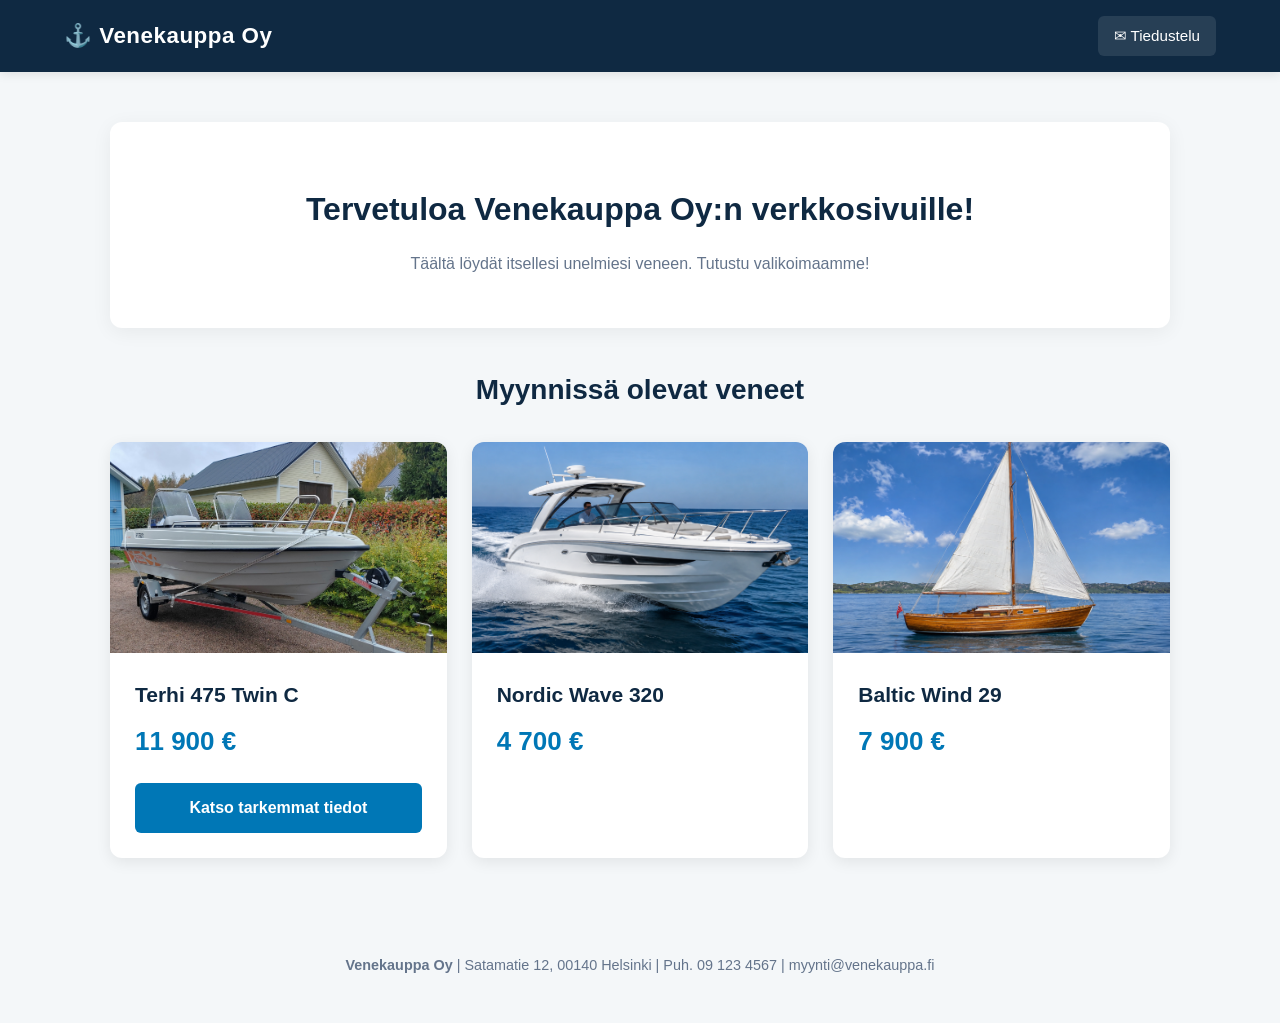
<file: index.html>
<!DOCTYPE html>
<html lang="fi">
<head>
    <meta charset="UTF-8">
    <meta name="viewport" content="width=device-width, initial-scale=1.0">
    <title>Venekauppa Oy</title>
    <link rel="stylesheet" href="style.css">
</head>

<body>

<header>
    <a href="index.html" class="logo">⚓ Venekauppa Oy</a>
    <a href="contact.html" class="back-link">✉ Tiedustelu</a>
</header>

    <main>
        <section class="esittely">
        <h1>Tervetuloa Venekauppa Oy:n verkkosivuille!</h1>
        <p>
            Täältä löydät itsellesi unelmiesi veneen.
            Tutustu valikoimaamme!
        </p>
    </section>
        <section class="venemyynti">
            <h2>Myynnissä olevat veneet</h2>

            <div class="veneet">
                <article class="venekortti">
                    <img src="images/vene1_1.jpg"
                         alt="Terhi 475 Twin C trailerissa">

                    <div class="korttisisalto">
                        <h3>Terhi 475 Twin C</h3>
                        <p class="hinta">11 900 €</p>
                        <a href="boat1.html" class="painike">
                            Katso tarkemmat tiedot
                        </a>
                    </div>
                </article>

                <article class="venekortti">
                    <img src="images/vene3.png"
                         alt="Nordic Wave 320 -vene">

                    <div class="korttisisalto">
                        <h3>Nordic Wave 320</h3>
                        <p class="hinta">4 700 €</p>
                    </div>
                </article>

                <article class="venekortti">
                    <img src="images/vene2.png"
                         alt="Baltic Wind 29 -vene">

                    <div class="korttisisalto">
                        <h3>Baltic Wind 29</h3>
                        <p class="hinta">7 900 €</p>
                    </div>
                </article>
            </div>
        </section>
    </main>

    <footer>
        <p><strong>Venekauppa Oy</strong> | Satamatie 12, 00140 Helsinki | Puh. 09 123 4567 | myynti@venekauppa.fi</p>
    </footer>

</body>
</html>
</file>
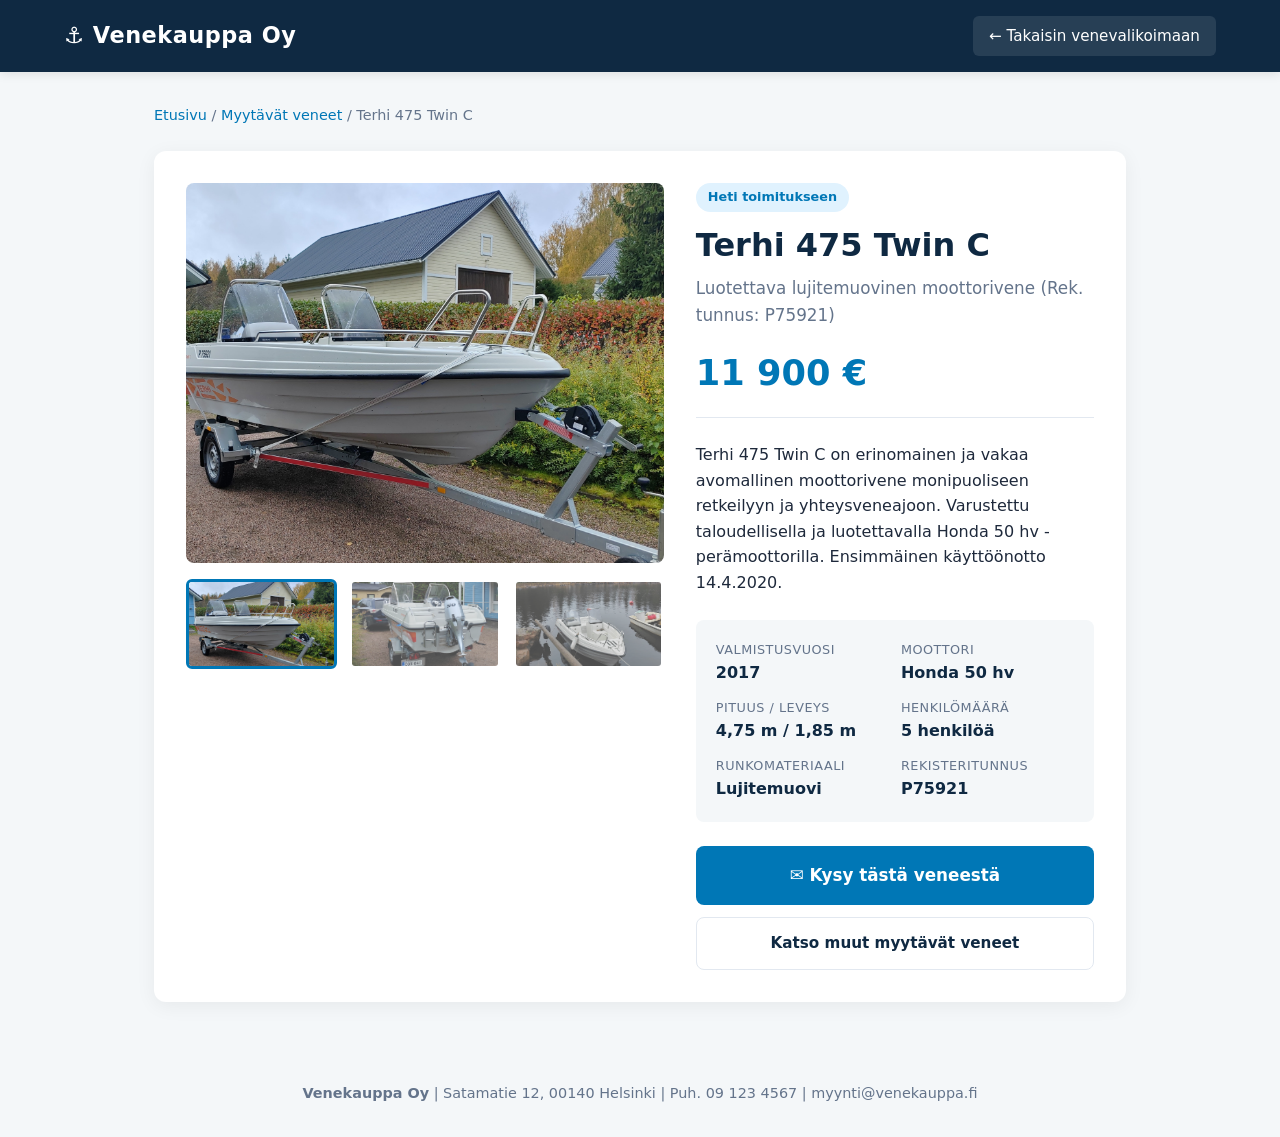
<file: boat1.html>
<!DOCTYPE html>
<html lang="fi">
<head>
    <meta charset="UTF-8">
    <meta name="viewport" content="width=device-width, initial-scale=1.0">
    <title>Terhi 475 Twin C – Venekauppa Oy</title>
    <link rel="stylesheet" href="style.css">    
</head>
<body class="boat-page">

    <header>
        <a href="index.html" class="logo">⚓ Venekauppa Oy</a>
        <a href="index.html" class="back-link">← Takaisin venevalikoimaan</a>
    </header>

    <main class="container">
        <div class="breadcrumb">
            <a href="index.html">Etusivu</a> / <a href="index.html#veneet">Myytävät veneet</a> / Terhi 475 Twin C
        </div>

        <article class="boat-showcase">
            <!-- Kuvagalleria (3 kuvaa) -->
            <div class="gallery-section">
                <div class="main-image-container">
                    <img id="mainImage" src="images/vene1_1.jpg" alt="Terhi 475 Twin C pääkuva">
                </div>
                
                <div class="thumbnails">
                    <div class="thumb active" onclick="changeImage(this, 'images/vene1_1.jpg')">
                        <img src="images/vene1_1.jpg" alt="Terhi 475 Twin C takaa">
                    </div>
                    <div class="thumb" onclick="changeImage(this, 'images/vene1_2.jpg')">
                        <img src="images/vene1_2.jpg" alt="Ohjaamo">
                    </div>
                    <div class="thumb" onclick="changeImage(this, 'images/vene1_3.jpg')">
                        <img src="images/vene1_3.jpg" alt="Avotila">
                    </div>
                </div>
            </div>

            <!-- Veneen tiedot -->
            <div class="info-section">
                <div>
                    <span class="badge">Heti toimitukseen</span>
                    <h1>Terhi 475 Twin C</h1>
                    <p class="subtitle">Luotettava lujitemuovinen moottorivene (Rek. tunnus: P75921)</p>
                    <div class="price">11 900 €</div>

                    <p class="description">
                        Terhi 475 Twin C on erinomainen ja vakaa avomallinen moottorivene monipuoliseen retkeilyyn ja yhteysveneajoon. Varustettu taloudellisella ja luotettavalla Honda 50 hv -perämoottorilla. Ensimmäinen käyttöönotto 14.4.2020.
                    </p>

                    <div class="specs-grid">
                        <div class="spec-item">
                            <span class="spec-label">Valmistusvuosi</span>
                            <span class="spec-value">2017</span>
                        </div>
                        <div class="spec-item">
                            <span class="spec-label">Moottori</span>
                            <span class="spec-value">Honda 50 hv</span>
                        </div>
                        <div class="spec-item">
                            <span class="spec-label">Pituus / Leveys</span>
                            <span class="spec-value">4,75 m / 1,85 m</span>
                        </div>
                        <div class="spec-item">
                            <span class="spec-label">Henkilömäärä</span>
                            <span class="spec-value">5 henkilöä</span>
                        </div>
                        <div class="spec-item">
                            <span class="spec-label">Runkomateriaali</span>
                            <span class="spec-value">Lujitemuovi</span>
                        </div>
                        <div class="spec-item">
                            <span class="spec-label">Rekisteritunnus</span>
                            <span class="spec-value">P75921</span>
                        </div>
                    </div>
                </div>

                <div class="cta-group">
                    <!-- Linkki ryhmäläisten toteuttamaan yhteydenottolomakkeeseen -->
                    <a href="contact.html?boat=Vene%201" class="btn-primary">✉️ Kysy tästä veneestä</a>
                    <a href="index.html" class="btn-secondary">Katso muut myytävät veneet</a>
                </div>
            </div>
        </article>
    </main>

    <footer>
        <p><strong>Venekauppa Oy</strong> | Satamatie 12, 00140 Helsinki | Puh. 09 123 4567 | myynti@venekauppa.fi</p>
    </footer>

    <script>
        // Kuvagallerian vaihto
        function changeImage(thumbnailElement, imageUrl) {
            const mainImg = document.getElementById('mainImage');
            mainImg.style.opacity = '0.4';
            
            setTimeout(() => {
                mainImg.src = imageUrl;
                mainImg.style.opacity = '1';
            }, 120);

            document.querySelectorAll('.thumb').forEach(thumb => {
                thumb.classList.remove('active');
            });
            thumbnailElement.classList.add('active');
        }
    </script>

</body>
</html>
</file>
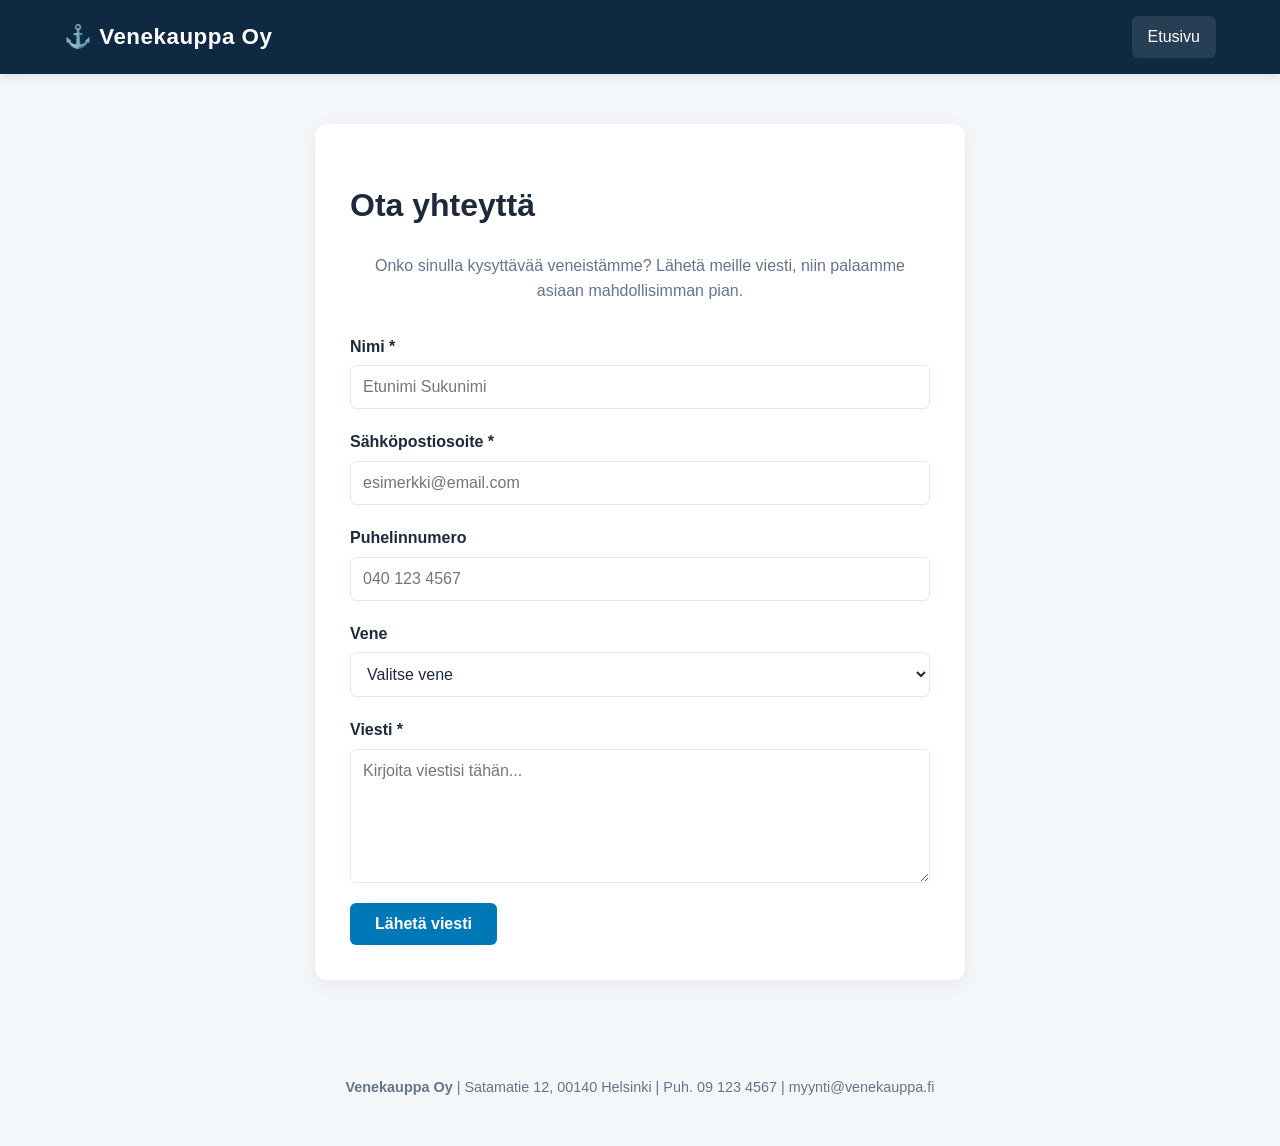
<file: contact.html>
<!doctype html>
<html lang="fi">
  <head>
    <meta charset="UTF-8">
    <meta name="viewport" content="width=device-width, initial-scale=1.0">
    <title>Yhteystiedot - VeneKauppa Oy</title>
    <link rel="stylesheet" href="style.css">
  </head>
  <body>
    <header>
      <a href="index.html" class="logo">⚓ Venekauppa Oy</a>

      <nav>
        <a href="index.html">Etusivu</a>
      </nav>
    </header>

    <main class="contact-container">
      <h1>Ota yhteyttä</h1>
      <p>
        Onko sinulla kysyttävää veneistämme? Lähetä meille viesti, niin palaamme
        asiaan mahdollisimman pian.
      </p>

      <form action="https://httpbin.org/post" method="POST">
        <div class="form-group">
          <label for="name">Nimi *</label>
          <input
            type="text"
            id="name"
            name="name"
            placeholder="Etunimi Sukunimi"
            required
            minlength="2"
          >
        </div>

        <div class="form-group">
          <label for="email">Sähköpostiosoite *</label>
          <input
            type="email"
            id="email"
            name="email"
            placeholder="esimerkki@email.com"
            required
          >
        </div>

        <div class="form-group">
          <label for="phone">Puhelinnumero</label>
          <input
            type="tel"
            id="phone"
            name="phone"
            placeholder="040 123 4567"
          >
        </div>

        <div class="form-group">
          <label for="boat">Vene</label>
          <select id="boat" name="boat">
            <option value="">Valitse vene</option>
            <option value="Vene 1">Terhi 475 Twin C</option>
            <option value="Vene 2">Nordic Wave 320</option>
            <option value="Vene 3">Baltic Wind 29</option>
          </select>
        </div>

        <div class="form-group">
          <label for="message">Viesti *</label>
          <textarea
            id="message"
            name="message"
            rows="6"
            placeholder="Kirjoita viestisi tähän..."
            required
            minlength="5"
          ></textarea>
        </div>

        <button type="submit">Lähetä viesti</button>
      </form>
    </main>
    <footer>
      <p>
        <strong>Venekauppa Oy</strong> | Satamatie 12, 00140 Helsinki | Puh. 09
        123 4567 | myynti@venekauppa.fi
      </p>
    </footer>
    <script>
      // Tarkistetaan, onko URL-osoitteessa veneen tunniste.
      const params = new URLSearchParams(window.location.search);
      const selectedBoat = params.get("boat");

      // Valitaan oikea vene automaattisesti.
      if (selectedBoat) {
        document.getElementById("boat").value = selectedBoat;
      }
    </script>
  </body>
</html>
</file>
<file: style.css>
/*Etusivu*/

* {
  box-sizing: border-box;
}

body {
  margin: 0;
  font-family: "Segoe UI", Arial, sans-serif;
  background-color: #f4f7f9;
  color: #1e293b;
  line-height: 1.6;
}

header {
  background-color: #0f2942;
  color: white;
  padding: 1rem 5%;
  display: flex;
  justify-content: space-between;
  align-items: center;
  box-shadow: 0 2px 10px rgba(0, 0, 0, 0.1);
  text-align: left;
}

.logo {
  font-size: 1.4rem;
  font-weight: 700;
  text-decoration: none;
  color: white;
  letter-spacing: 0.5px;
}

.back-link {
  color: white;
  text-decoration: none;
  font-size: 0.95rem;
  display: inline-flex;
  align-items: center;
  gap: 6px;
  padding: 0.5rem 1rem;
  background: rgba(255, 255, 255, 0.1);
  border-radius: 6px;
  transition: background 0.2s;
}

.back-link:hover {
  background: rgba(255, 255, 255, 0.2);
}

/* Etusivun esittely */

.esittely {
  text-align: center;
  background-color: white;
  padding: 35px 20px;
  border-radius: 12px;
  margin-bottom: 40px;
  box-shadow: 0 4px 20px rgba(0, 0, 0, 0.06);
}

.esittely h1 {
  color: #0f2942;
  font-size: 2rem;
  margin-bottom: 10px;
}

.esittely p {
  color: #64748b;
}

main {
  max-width: 1100px;
  margin: 50px auto;
  padding: 0 20px;
}

.venemyynti h2 {
  text-align: center;
  color: #0f2942;
  font-size: 28px;
  margin-bottom: 30px;
}

/* Veneiden asettelu */

.veneet {
  display: grid;
  grid-template-columns: repeat(3, 1fr);
  gap: 25px;
}

.venekortti {
  background-color: white;
  border-radius: 12px;
  overflow: hidden;
  box-shadow: 0 4px 15px rgba(0, 0, 0, 0.08);
  display: flex;
  flex-direction: column;
}

.venekortti img {
  width: 100%;
  aspect-ratio: 16 / 10;
  object-fit: cover;
  display: block;
}

.korttisisalto {
  padding: 25px;
  display: flex;
  flex-direction: column;
  flex: 1;
}

.korttisisalto h3 {
  color: #0f2942;
  font-size: 21px;
  margin: 0 0 10px;
}

.hinta {
  font-size: 26px;
  font-weight: bold;
  color: #0077b6;
  margin: 0 0 20px;
}

.painike {
  display: inline-block;
  background-color: #0077b6;
  color: white;
  text-decoration: none;
  text-align: center;
  padding: 12px 18px;
  border-radius: 6px;
  font-weight: 600;
  margin-top: auto;
}

.painike:hover {
  background-color: #005f92;
}

/* Yhteydenottosivu */

.contact-container {
  max-width: 650px;
  margin: 50px auto;
  padding: 35px;
  background-color: white;
  border-radius: 12px;
  box-shadow: 0 4px 20px rgba(0, 0, 0, 0.06);
}

.contact-container h2 {
  color: #0f2942;
  font-size: 28px;
  margin-bottom: 10px;
  text-align: center;
}

.contact-container p {
  color: #64748b;
  text-align: center;
  margin-bottom: 30px;
}

/* Lomakkeen asettelu */

.contact-container form {
  display: flex;
  flex-direction: column;
  gap: 20px;
}

.form-group {
  display: flex;
  flex-direction: column;
  gap: 6px;
}

.form-group label {
  font-weight: 600;
  color: #1e293b;
}

.form-group input,
.form-group select,
.form-group textarea {
  width: 100%;
  padding: 12px;
  border: 1px solid #e2e8f0;
  border-radius: 6px;
  font-size: 16px;
  font-family: inherit;
  background-color: white;
  color: #1e293b;
}

.form-group input:focus,
.form-group select:focus,
.form-group textarea:focus {
  outline: none;
  border-color: #0077b6;
}

.form-group textarea {
  resize: vertical;
}

/* Lähetyspainike */

.contact-container button {
  align-self: flex-start;
  padding: 12px 25px;
  background-color: #0077b6;
  color: white;
  border: none;
  border-radius: 6px;
  font-size: 16px;
  font-weight: 600;
  cursor: pointer;
}

.contact-container button:hover {
  background-color: #005f92;
}

/* Navigaatio */

header nav {
  display: flex;
  justify-content: center;
  gap: 15px;
}

header nav a {
  color: white;
  text-decoration: none;
  padding: 8px 16px;
  border-radius: 6px;
  background-color: rgba(255, 255, 255, 0.1);
}

header nav a:hover {
  background-color: rgba(255, 255, 255, 0.2);
}

/* Mobiililaitteet */

@media (max-width: 600px) {
  .contact-container {
    margin: 25px 15px;
    padding: 25px 20px;
  }

  header nav {
    flex-wrap: wrap;
  }

  .contact-container button {
    width: 100%;
  }
}

/* Veneen esittelysivu (boat1.html) */
/* Lisää HTML:n body-elementtiin class="boat-page". */
.boat-page {
  --primary: #0f2942;
  --primary-light: #1c446b;
  --accent: #0077b6;
  --accent-hover: #005f92;
  --bg-light: #f4f7f9;
  --text-dark: #1e293b;
  --text-muted: #64748b;
  --white: #ffffff;
  --border: #e2e8f0;
}

.boat-page,
.boat-page * {
  box-sizing: border-box;
  margin: 0;
  padding: 0;
  font-family:
    "Segoe UI",
    system-ui,
    -apple-system,
    sans-serif;
}

.boat-page {
  background-color: var(--bg-light);
  color: var(--text-dark);
  line-height: 1.6;
}

/* Navigaatio */

.boat-page header {
  background-color: var(--primary);
  color: var(--white);
  padding: 1rem 5%;
  display: flex;
  justify-content: space-between;
  align-items: center;
  box-shadow: 0 2px 10px rgba(0, 0, 0, 0.1);
}

.boat-page .logo {
  font-size: 1.4rem;
  font-weight: 700;
  text-decoration: none;
  color: var(--white);
  letter-spacing: 0.5px;
}

.boat-page .back-link {
  color: var(--white);
  text-decoration: none;
  font-size: 0.95rem;
  display: inline-flex;
  align-items: center;
  gap: 6px;
  padding: 0.5rem 1rem;
  background: rgba(255, 255, 255, 0.1);
  border-radius: 6px;
  transition: background 0.2s;
}

.boat-page .back-link:hover {
  background: rgba(255, 255, 255, 0.2);
}

/* Pääsisältö */

.boat-page .container {
  max-width: 1100px;
  margin: 2rem auto;
  padding: 0 5%;
}

.boat-page .breadcrumb {
  font-size: 0.9rem;
  color: var(--text-muted);
  margin-bottom: 1.5rem;
}

.boat-page .breadcrumb a {
  color: var(--accent);
  text-decoration: none;
}

.boat-page .boat-showcase {
  background: var(--white);
  border-radius: 12px;
  box-shadow: 0 4px 20px rgba(0, 0, 0, 0.06);
  overflow: hidden;
  display: grid;
  grid-template-columns: 1.2fr 1fr;
  gap: 2rem;
  padding: 2rem;
}

/* Kuvagalleria */

.boat-page .gallery-section {
  display: flex;
  flex-direction: column;
  gap: 1rem;
}

.boat-page .main-image-container {
  width: 100%;
  height: 380px;
  border-radius: 8px;
  overflow: hidden;
  background-color: #e2e8f0;
  position: relative;
}

.boat-page .main-image-container img {
  width: 100%;
  height: 100%;
  object-fit: cover;
  transition: opacity 0.25s ease;
}

.boat-page .thumbnails {
  display: grid;
  grid-template-columns: repeat(3, 1fr);
  gap: 0.75rem;
}

.boat-page .thumb {
  height: 90px;
  border-radius: 6px;
  overflow: hidden;
  cursor: pointer;
  border: 3px solid transparent;
  opacity: 0.7;
  transition: all 0.2s;
}

.boat-page .thumb:hover {
  opacity: 1;
}

.boat-page .thumb.active {
  border-color: var(--accent);
  opacity: 1;
}

.boat-page .thumb img {
  width: 100%;
  height: 100%;
  object-fit: cover;
}

/* Tiedot ja speksit */

.boat-page .info-section {
  display: flex;
  flex-direction: column;
  justify-content: space-between;
}

.boat-page .badge {
  display: inline-block;
  background: #e0f2fe;
  color: var(--accent);
  font-weight: 600;
  font-size: 0.8rem;
  padding: 0.25rem 0.75rem;
  border-radius: 20px;
  margin-bottom: 0.5rem;
  width: fit-content;
}

.boat-page h1 {
  font-size: 2rem;
  color: var(--primary);
  margin-bottom: 0.25rem;
}

.boat-page .subtitle {
  color: var(--text-muted);
  font-size: 1.05rem;
  margin-bottom: 1rem;
}

.boat-page .price {
  font-size: 2.2rem;
  font-weight: 700;
  color: var(--accent);
  margin-bottom: 1.5rem;
  padding-bottom: 1rem;
  border-bottom: 1px solid var(--border);
}

.boat-page .description {
  margin-bottom: 1.5rem;
  color: var(--text-dark);
}

.boat-page .specs-grid {
  display: grid;
  grid-template-columns: 1fr 1fr;
  gap: 0.75rem;
  background: var(--bg-light);
  padding: 1.25rem;
  border-radius: 8px;
  margin-bottom: 1.5rem;
}

.boat-page .spec-item {
  display: flex;
  flex-direction: column;
}

.boat-page .spec-label {
  font-size: 0.8rem;
  color: var(--text-muted);
  text-transform: uppercase;
  letter-spacing: 0.5px;
}

.boat-page .spec-value {
  font-weight: 600;
  font-size: 1rem;
  color: var(--primary);
}

.boat-page .cta-group {
  display: flex;
  flex-direction: column;
  gap: 0.75rem;
}

.boat-page .btn-primary {
  background-color: var(--accent);
  color: var(--white);
  border: none;
  padding: 1rem;
  font-size: 1.05rem;
  font-weight: 600;
  border-radius: 8px;
  cursor: pointer;
  text-align: center;
  text-decoration: none;
  display: block;
  transition: background 0.2s;
}

.boat-page .btn-primary:hover {
  background-color: var(--accent-hover);
}

.boat-page .btn-secondary {
  background-color: transparent;
  color: var(--primary);
  border: 1px solid var(--border);
  padding: 0.85rem;
  font-size: 0.95rem;
  font-weight: 600;
  border-radius: 8px;
  cursor: pointer;
  text-align: center;
  text-decoration: none;
  display: block;
  transition: background 0.2s;
}

.boat-page .btn-secondary:hover {
  background-color: var(--bg-light);
}

/* Footer */

.boat-page footer {
  text-align: center;
  padding: 2rem 5%;
  color: var(--text-muted);
  font-size: 0.9rem;
  margin-top: 3rem;
}

/* Footer */

footer {
  text-align: center;
  padding: 2rem 5%;
  color: #64748b;
  font-size: 0.9rem;
  margin-top: 3rem;
}

/* Responsiivisuus mobiililaitteille */

@media (max-width: 850px) {
  .boat-page .boat-showcase {
    grid-template-columns: 1fr;
    padding: 1.5rem;
  }

  .boat-page .main-image-container {
    height: 260px;
  }
}
</file>
